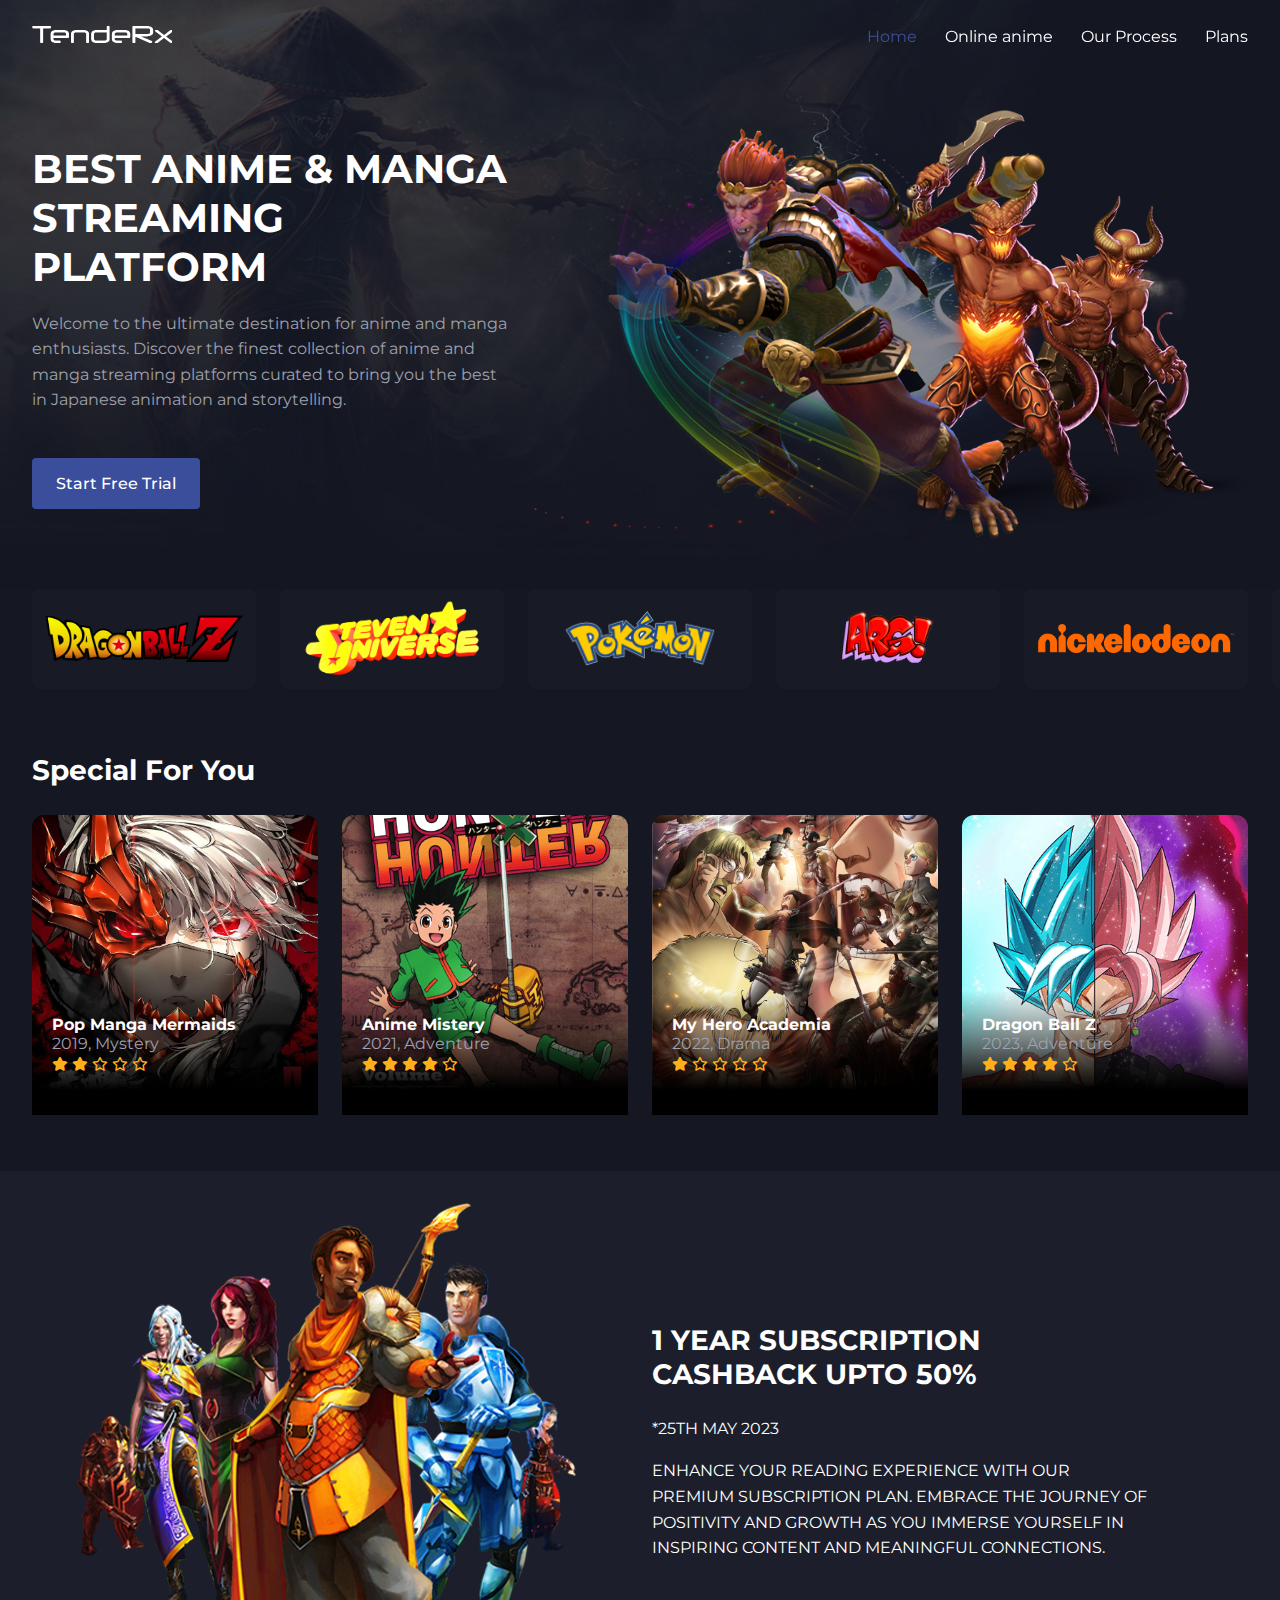
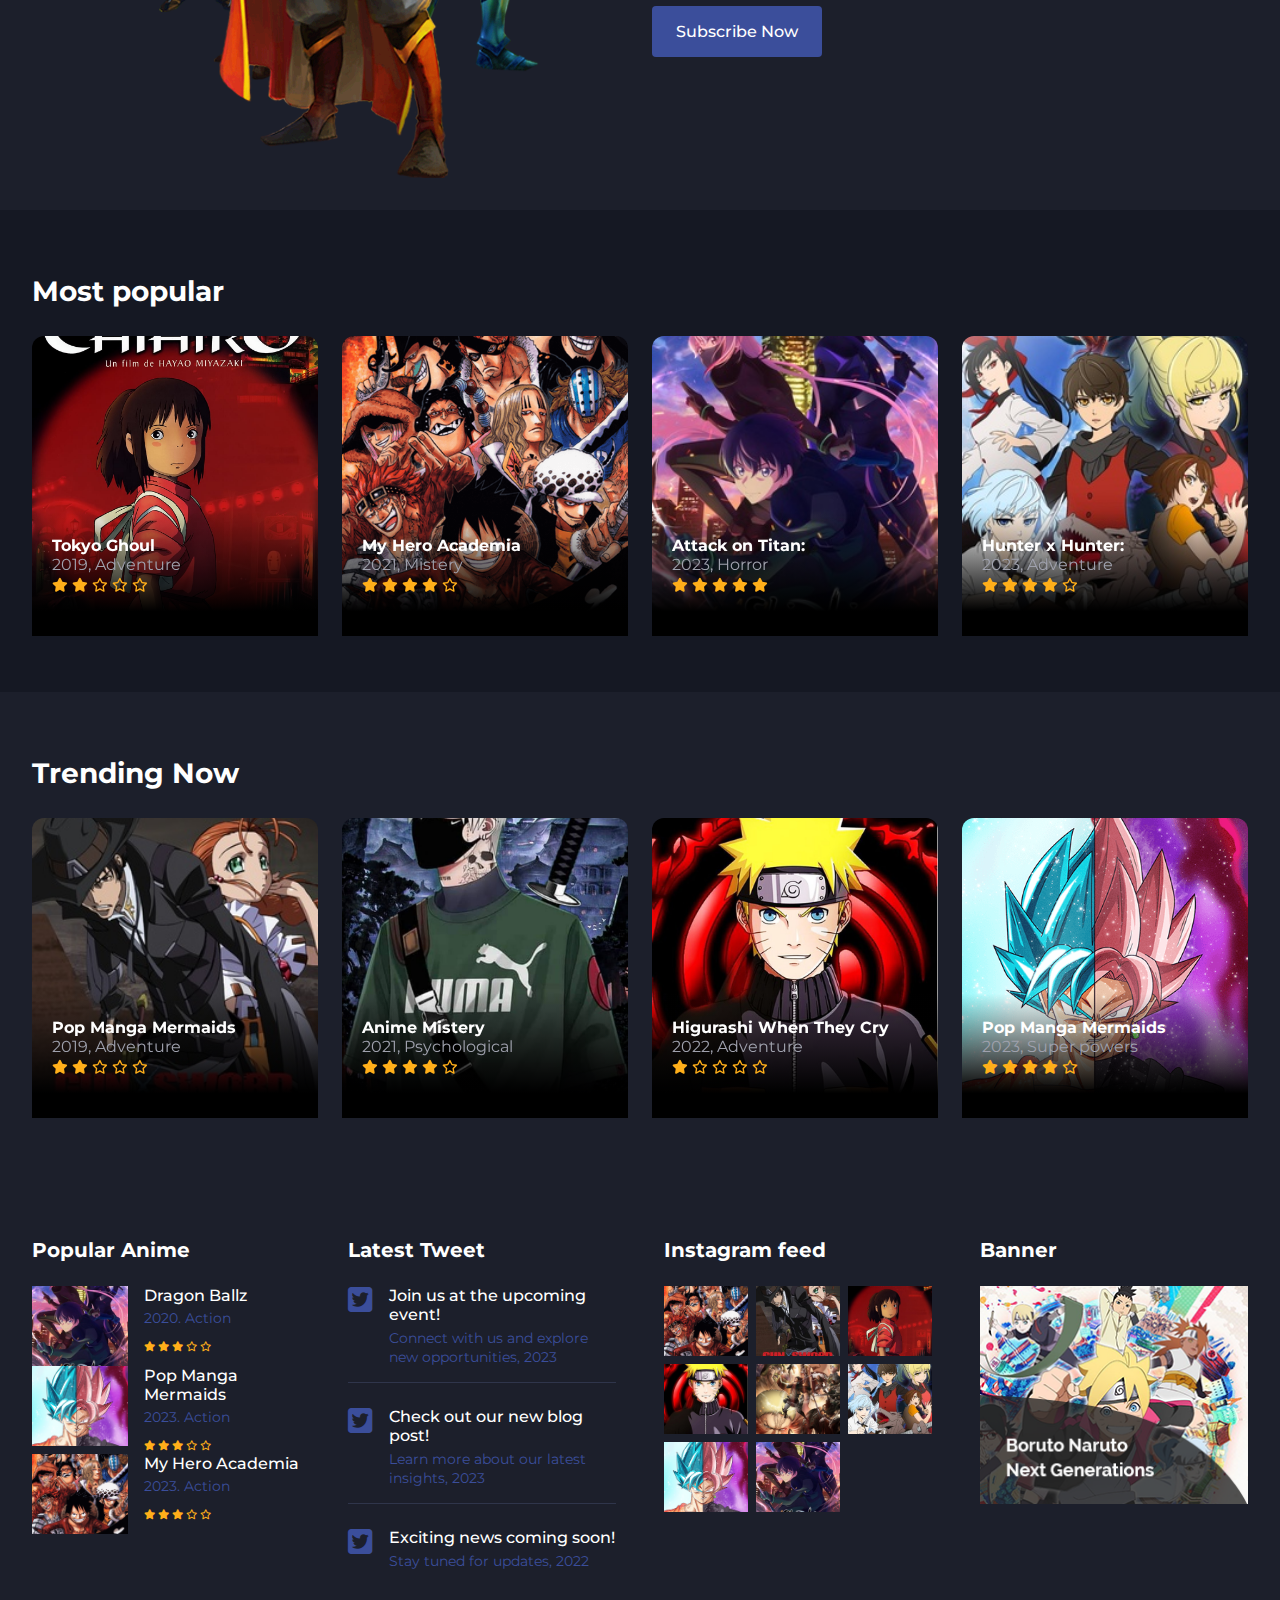
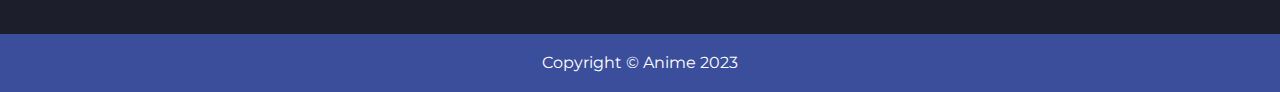
<file: index.html>
<!DOCTYPE html>
<html lang="en">
  <head>
    <meta charset="UTF-8" />

    <meta name="viewport" content="width=device-width, initial-scale=1.0" />

    <!--=============== FONT AWESOME ===============-->
    <link
      rel="stylesheet"
      href="https://cdnjs.cloudflare.com/ajax/libs/font-awesome/6.4.0/css/all.min.css"
    />

    <!--=============== SWIPER CSS ===============-->
    <link
      rel="stylesheet"
      href="https://cdn.jsdelivr.net/npm/swiper@10/swiper-bundle.min.css"
    />
    <!--=============== AOS ===============-->

    <!-- <link rel="stylesheet" href="https://cdn.jsdelivr.net/npm/aos@2.3.4/dist/aos.css">  -->


    <!--=============== CSS ===============-->
    <link rel="stylesheet" href="assets/css/styles.css" />

    <title>Responsive anime website</title>
  </head>
  <body>
    <!--==================== HEADER ====================-->
    <header class="header " id="header">
      <nav class="nav container">
        <a href="index.html" class="nav__logo">
          <img src="assets/img/logo.png" alt="" class="nav__logo-img">
        </a>
        <div class="nav__menu" id="nav-menu">
          <ul class="nav__list">
            <li class="nav__item">
              <a href="#Home" class="nav__link active-link">Home</a>
            </li>

            <li class="nav__item">
              <a href="online.html" class="nav__link ">Online anime</a>
            </li>

            <li class="nav__item">
              <a href="#Subscribe" class="nav__link">Our Process</a>
            </li>

            <li class="nav__item">
              <a href="plans.html" class="nav__link">Plans</a>
            </li>
          </ul>
          <div class="nav__close" id="nav-close">
            <i class="fa-solid fa-circle-xmark"></i>
          </div>
        </div>

        <div class="nav__toggle" id="nav-toggle">
          <i class="fa-solid fa-bars"></i>
        </div>
      </nav>

    </header>

    <!--==================== MAIN ====================-->
    <main class="main">
      <!--==================== HOME ====================-->
      <section class="home" id="Home">
        <div class="home__container container grid">
          <div class="home__content" data-aos="fade-right">
            <h1 class="home__title" >BEST ANIME & MANGA STREAMING PLATFORM</h1>
            <p class="home__description">Welcome to the ultimate destination for anime and manga enthusiasts. Discover the finest collection of anime and manga streaming platforms curated to bring you the best in Japanese animation and storytelling. </p>
            <a href="#" class="btn"> Start Free Trial</a>
          </div>
          <img src="assets/img/home.png" alt="" class="home__png" data-aos="fade-left">
        </div>
      </section>

      <!--==================== BRAND ====================-->
      <section class="brand">
        <div class="swiper brand-swiper container" data-aos="fade-up">
          <div class="swiper-wrapper">
            <div class="brand__item swiper-slide">
              <img src="assets/img/logo-1.png" alt="" class="brand__logo">
            </div>
  
            <div class="brand__item swiper-slide">
              <img src="assets/img/logo-2.png" alt="" class="brand__logo">
            </div>
            <div class="brand__item swiper-slide">
              <img src="assets/img/logo-3.png" alt="" class="brand__logo">
            </div>
            <div class="brand__item swiper-slide">
              <img src="assets/img/logo-4.png" alt="" class="brand__logo">
            </div>
            <div class="brand__item swiper-slide">
              <img src="assets/img/logo-5.png" alt="" class="brand__logo">
            </div>
            <div class="brand__item swiper-slide">
              <img src="assets/img/logo-6.webp" alt="" class="brand__logo">
            </div>
            
          </div>
        

        </div>
      </section>
      

      <!--==================== SPECIAL ANIME ====================-->
      <section class="special__anime container section">
        <h2 class="section__title" data-aos="fade-up" > Special For You</h2>
        <div class="swiper anime-swiper" data-aos="fade-up">
          <div class="swiper-wrapper">
            <div class="anime__item swiper-slide">
              <img src="assets/img/anime-1.jpg" alt="" class="anime__img" >
              <div class="anime__data">
                <h3 class="anime__title">Pop Manga Mermaids</h3>
                <span class="anime__details">2019, Mystery</span>
                <p class="anime__rating">
                  <i class="fa-solid fa-star"></i>
                  <i class="fa-solid fa-star"></i>
                  <i class="fa-regular fa-star"></i>
                  <i class="fa-regular fa-star"></i>
                  <i class="fa-regular fa-star"></i>
                </p>
              </div>
            </div>

            <div class="anime__item swiper-slide" data-aos="fade-up">
              <img src="assets/img/anime-2.png" alt="" class="anime__img">
              <div class="anime__data">
                <h3 class="anime__title">Anime Mistery</h3>
                <span class="anime__details">2021, Adventure</span>
                <p class="anime__rating">
                  <i class="fa-solid fa-star"></i>
                  <i class="fa-solid fa-star"></i>
                  <i class="fa-solid fa-star"></i>
                  <i class="fa-solid fa-star"></i>
                  <i class="fa-regular fa-star"></i>
                </p>
              </div>
            </div>

            <div class="anime__item swiper-slide">
              <img src="assets/img/anime-3.jpg" alt="" class="anime__img">
              <div class="anime__data">
                <h3 class="anime__title">My Hero Academia</h3>
                <span class="anime__details">2022, Drama</span>
                <p class="anime__rating">
                  <i class="fa-solid fa-star"></i>
                  <i class="fa-regular fa-star"></i>
                  <i class="fa-regular fa-star"></i>
                  <i class="fa-regular fa-star"></i>
                  <i class="fa-regular fa-star"></i>
                </p>
              </div>
            </div>

            <div class="anime__item swiper-slide">
              <img src="assets/img/anime-4.png" alt="" class="anime__img">
              <div class="anime__data">
                <h3 class="anime__title">Dragon Ball Z</h3>
                <span class="anime__details">2023, Adventure</span>
                <p class="anime__rating">
                  <i class="fa-solid fa-star"></i>
                  <i class="fa-solid fa-star"></i>
                  <i class="fa-solid fa-star"></i>
                  <i class="fa-solid fa-star"></i>
                  <i class="fa-regular fa-star"></i>
                </p>
              </div>
            </div>

            <div class="anime__item swiper-slide">
              <img src="assets/img/anime-5.jpg" alt="" class="anime__img">
              <div class="anime__data">
                <h3 class="anime__title">Hunter x Hunter</h3>
                <span class="anime__details">2022, Adventure</span>
                <p class="anime__rating">
                  <i class="fa-solid fa-star"></i>
                  <i class="fa-solid fa-star"></i>
                  <i class="fa-regular fa-star"></i>
                  <i class="fa-regular fa-star"></i>
                  <i class="fa-regular fa-star"></i>
                </p>
              </div>
            </div>

            <div class="anime__item swiper-slide">
              <img src="assets/img/anime-6.jpeg" alt="" class="anime__img">
              <div class="anime__data">
                <h3 class="anime__title">Tokyo Ghoul</h3>
                <span class="anime__details">2023, Horror</span>
                <p class="anime__rating">
                  <i class="fa-solid fa-star"></i>
                  <i class="fa-solid fa-star"></i>
                  <i class="fa-regular fa-star"></i>
                  <i class="fa-regular fa-star"></i>
                  <i class="fa-regular fa-star"></i>
                </p>
              </div>
            </div>

          </div>
       

        </div>
        
      </section>

      <!--==================== SUBSCRIPTION ====================-->
      <section class="subscription" id="Subscribe">
        <div class="subscription__container container grid" data-aos="fade-up">
          <img src="assets/img/subscription.png" alt="" class="subscription__img">

          <div class="subscription__content">
            <h2 class="section__title">1 YEAR SUBSCRIPTION <br> CASHBACK UPTO 50% </h2>
            <span class="subscription__date">*25TH MAY 2023 
              <p class="subscription__description">Enhance your reading experience with our premium subscription plan. Embrace the journey of positivity and growth as you immerse yourself in inspiring content and meaningful connections.</p> 
            </span>
            <a href="plans.html" class="btn"> Subscribe Now</a>

          </div>
         
         
        </div>
      </section>

      <!--==================== POPULAR ANIME ====================-->
      <section class="popular__anime container section">
        <h2 class="section__title" data-aos="fade-up"> Most popular</h2>
        <div class="swiper anime-swiper1" >
          <div class="swiper-wrapper" data-aos="fade-up">
            <div class="anime__item swiper-slide">
              <img src="assets/img/anime-7.jpg" alt="" class="anime__img">
              <div class="anime__data">
                <h3 class="anime__title">Tokyo Ghoul</h3>
                <span class="anime__details">2019, Adventure</span>
                <p class="anime__rating">
                  <i class="fa-solid fa-star"></i>
                  <i class="fa-solid fa-star"></i>
                  <i class="fa-regular fa-star"></i>
                  <i class="fa-regular fa-star"></i>
                  <i class="fa-regular fa-star"></i>
                </p>
              </div>
            </div>

            <div class="anime__item swiper-slide">
              <img src="assets/img/anime-8.png" alt="" class="anime__img">
              <div class="anime__data">
                <h3 class="anime__title">My Hero Academia</h3>
                <span class="anime__details">2021, Mistery<span>
                <p class="anime__rating">
                  <i class="fa-solid fa-star"></i>
                  <i class="fa-solid fa-star"></i>
                  <i class="fa-solid fa-star"></i>
                  <i class="fa-solid fa-star"></i>
                  <i class="fa-regular fa-star"></i>
                </p>
              </div>
            </div>

            <div class="anime__item swiper-slide">
              <img src="assets/img/anime-9.jpeg" alt="" class="anime__img">
              <div class="anime__data">
                <h3 class="anime__title">Attack on Titan:</h3>
                <span class="anime__details">2023, Horror</span>
                <p class="anime__rating">
                  <i class="fa-solid fa-star"></i>
                  <i class="fa-solid fa-star"></i>
                  <i class="fa-solid fa-star"></i>
                  <i class="fa-solid fa-star"></i>
                  <i class="fa-solid fa-star"></i>
                </p>
              </div>
            </div>

            <div class="anime__item swiper-slide">
              <img src="assets/img/anime-10.jpeg" alt="" class="anime__img">
              <div class="anime__data">
                <h3 class="anime__title">Hunter x Hunter:</h3>
                <span class="anime__details">2023, Adventure</span>
                <p class="anime__rating">
                  <i class="fa-solid fa-star"></i>
                  <i class="fa-solid fa-star"></i>
                  <i class="fa-solid fa-star"></i>
                  <i class="fa-solid fa-star"></i>
                  <i class="fa-regular fa-star"></i>
                </p>
              </div>
            </div>

            <div class="anime__item swiper-slide">
              <img src="assets/img/anime-1.jpg" alt="" class="anime__img">
              <div class="anime__data">
                <h3 class="anime__title">Pop Manga Mermaids</h3>
                <span class="anime__details">2023, Adventure</span>
                <p class="anime__rating">
                  <i class="fa-solid fa-star"></i>
                  <i class="fa-solid fa-star"></i>
                  <i class="fa-regular fa-star"></i>
                  <i class="fa-regular fa-star"></i>
                  <i class="fa-regular fa-star"></i>
                </p>
              </div>
            </div>

            <div class="anime__item swiper-slide">
              <img src="assets/img/anime-12.jpg" alt="" class="anime__img">
              <div class="anime__data">
                <h3 class="anime__title">Higurashi When They Cryn</h3>
                <span class="anime__details">2023, Horror</span>
                <p class="anime__rating">
                  <i class="fa-solid fa-star"></i>
                  <i class="fa-solid fa-star"></i>
                  <i class="fa-regular fa-star"></i>
                  <i class="fa-regular fa-star"></i>
                  <i class="fa-regular fa-star"></i>
                </p>
              </div>
            </div>

          </div>
       

        </div>
      </section>

      <!--==================== TRENDING ANIME ====================-->
      <section class="trending__anime section">
        <div class="anime-wrapper container">
          <h2 class="section__title" data-aos="fade-up"> Trending Now</h2>
          <div class="swiper anime-swiper" data-aos="fade-up">
            <div class="swiper-wrapper">
              <div class="anime__item swiper-slide">
                <img src="assets/img/anime-6.jpeg" alt="" class="anime__img">
                <div class="anime__data">
                  <h3 class="anime__title">Pop Manga Mermaids</h3>
                  <span class="anime__details">2019, Adventure</span>
                  <p class="anime__rating">
                    <i class="fa-solid fa-star"></i>
                    <i class="fa-solid fa-star"></i>
                    <i class="fa-regular fa-star"></i>
                    <i class="fa-regular fa-star"></i>
                    <i class="fa-regular fa-star"></i>
                  </p>
                </div>
              </div>
  
              <div class="anime__item swiper-slide">
                <img src="assets/img/anime-13.jpg" alt="" class="anime__img">
                <div class="anime__data">
                  <h3 class="anime__title">Anime Mistery</h3>
                  <span class="anime__details">2021, Psychological</span>
                  <p class="anime__rating">
                    <i class="fa-solid fa-star"></i>
                    <i class="fa-solid fa-star"></i>
                    <i class="fa-solid fa-star"></i>
                    <i class="fa-solid fa-star"></i>
                    <i class="fa-regular fa-star"></i>
                  </p>
                </div>
              </div>
  
              <div class="anime__item swiper-slide">
                <img src="assets/img/anime-12.jpg" alt="" class="anime__img">
                <div class="anime__data">
                  <h3 class="anime__title">Higurashi When They Cry</h3>
                  <span class="anime__details">2022, Adventure</span>
                  <p class="anime__rating">
                    <i class="fa-solid fa-star"></i>
                    <i class="fa-regular fa-star"></i>
                    <i class="fa-regular fa-star"></i>
                    <i class="fa-regular fa-star"></i>
                    <i class="fa-regular fa-star"></i>
                  </p>
                </div>
              </div>
  
              <div class="anime__item swiper-slide">
                <img src="assets/img/anime-4.png" alt="" class="anime__img">
                <div class="anime__data">
                  <h3 class="anime__title">Pop Manga Mermaids</h3>
                  <span class="anime__details">2023, Super powers</span>
                  <p class="anime__rating">
                    <i class="fa-solid fa-star"></i>
                    <i class="fa-solid fa-star"></i>
                    <i class="fa-solid fa-star"></i>
                    <i class="fa-solid fa-star"></i>
                    <i class="fa-regular fa-star"></i>
                  </p>
                </div>
              </div>
  
              <div class="anime__item swiper-slide">
                <img src="assets/img/anime-11.jpeg" alt="" class="anime__img">
                <div class="anime__data">
                  <h3 class="anime__title">Dragon Ballz</h3>
                  <span class="anime__details">2023, Adventure</span>
                  <p class="anime__rating">
                    <i class="fa-solid fa-star"></i>
                    <i class="fa-solid fa-star"></i>
                    <i class="fa-regular fa-star"></i>
                    <i class="fa-regular fa-star"></i>
                    <i class="fa-regular fa-star"></i>
                  </p>
                </div>
              </div>
  
              <div class="anime__item swiper-slide">
                <img src="assets/img/anime-10.jpeg" alt="" class="anime__img">
                <div class="anime__data">
                  <h3 class="anime__title">My Hero Academia</h3>
                  <span class="anime__details">2023, Horror</span>
                  <p class="anime__rating">
                    <i class="fa-solid fa-star"></i>
                    <i class="fa-solid fa-star"></i>
                    <i class="fa-regular fa-star"></i>
                    <i class="fa-regular fa-star"></i>
                    <i class="fa-regular fa-star"></i>
                  </p>
                </div>
              </div>
  
            </div>
          </div>
      
        </div>
      </section>
    </main>

    <!--==================== FOOTER ====================-->
    <footer class="footer">
      <div class="footer__container container grid">
        <div class="footer__content" data-aos="fade-up">
          <h3 class="footer__title" data-aos="fade-up">Popular Anime</h3>
          <div class="footer__anime">
            <div class="footer__anime-item">
              <img src="assets/img/anime-9.jpeg" alt="" >
              <div class="item__data">
                <h4 class="item__title"> Dragon Ballz</h4>
                <span class="item__details"> 2020. Action</span>
                <p class="item__rating">
                  <i class="fa-solid fa-star"></i>
                  <i class="fa-solid fa-star"></i>
                  <i class="fa-solid fa-star"></i>
                  <i class="fa-regular fa-star"></i>
                  <i class="fa-regular fa-star"></i>

                </p>
              </div>


            </div>
          </div>

          <div class="footer__anime">
            <div class="footer__anime-item">
              <img src="assets/img/anime-4.png" alt="" >
              <div class="item__data">
                <h4 class="item__title"> Pop Manga Mermaids</h4>
                <span class="item__details"> 2023. Action</span>
                <p class="item__rating">
                  <i class="fa-solid fa-star"></i>
                  <i class="fa-solid fa-star"></i>
                  <i class="fa-solid fa-star"></i>
                  <i class="fa-regular fa-star"></i>
                  <i class="fa-regular fa-star"></i>

                </p>
              </div>


            </div>
          </div>

          <div class="footer__anime-item">
            <img src="assets/img/anime-8.png" alt="" >
            <div class="item__data">
              <h4 class="item__title"> My Hero Academia</h4>
              <span class="item__details"> 2023. Action</span>
              <p class="item__rating">
                <i class="fa-solid fa-star"></i>
                <i class="fa-solid fa-star"></i>
                <i class="fa-solid fa-star"></i>
                <i class="fa-regular fa-star"></i>
                <i class="fa-regular fa-star"></i>

              </p>
            </div>


          </div>
        </div>

        <div class="footer__content"  >
          <h3 class="footer__title" data-aos="fade-up">Latest Tweet</h3>
          <div class="footer__tweet" data-aos="fade-up">
            <div class="tweet__item">
              <i class="fa-brands fa-square-twitter tweet__icon"></i>
              <div class="tweet__data">
                <h4 class="tweet__title">Join us at the upcoming event!</h4>
                <span class="tweet__details">Connect with us and explore new opportunities, 2023</span>
              </div>
            </div>

            <div class="tweet__item" >
              <i class="fa-brands fa-square-twitter tweet__icon"></i>
              <div class="tweet__data">
                <h4 class="tweet__title">Check out our new blog post!</h4>
                <span class="tweet__details">Learn more about our latest insights, 2023</span>
              </div>
            </div>

            <div class="tweet__item">
              <i class="fa-brands fa-square-twitter tweet__icon"></i>
              <div class="tweet__data">
                <h4 class="tweet__title">Exciting news coming soon!</h4>
                <span class="tweet__details">Stay tuned for updates, 2022</span>
              </div>
            </div>
          </div>
        </div>

        <div class="footer__content" data-aos="fade-up" >
          <h3 class="footer__title">Instagram feed</h3>
          <div class="footer__instagram grid">
            <img src="assets/img/anime-8.png" data-aos="fade-up" alt="" class="feed__img" />
            <img src="assets/img/anime-6.jpeg" alt="" class="feed__img" />
            <img src="assets/img/anime-7.jpg" data-aos="fade-up" alt="" class="feed__img" />
            <img src="assets/img/anime-12.jpg" data-aos="fade-right" alt="" class="feed__img" />
            <img src="assets/img/anime-3.jpg" data-aos="fade-left" alt="" class="feed__img" />
            <img src="assets/img/anime-10.jpeg" alt="" class="feed__img" />
            <img src="assets/img/anime-4.png" alt="" class="feed__img" />
            <img src="assets/img/anime-9.jpeg"data-aos="fade-up" alt="" class="feed__img" />

          </div>
        </div>

        <div class="footer__content" data-aos="fade-left">
          <h3 class="footer__title">Banner</h3>
          <img src="assets/img/banner.png" alt="" class="banner__img" />

        </div>
      </div>
      <div class="footer__bottom">
        <p class="footer__copyright">Copyright &copy; Anime 2023</p>
      </div>
    </footer>

    <!--=============== SWIPER JS ===============-->
    <script src="https://cdn.jsdelivr.net/npm/swiper@9/swiper-bundle.min.js"></script>

    <!--=============== AOS ===============-->
    <script src="https://cdn.jsdelivr.net/npm/aos@2.3.4/dist/aos.js"></script> 



    <!--=============== MAIN JS ===============-->
    <script src="assets/js/main.js"></script>

  </body>
</html>
</file>
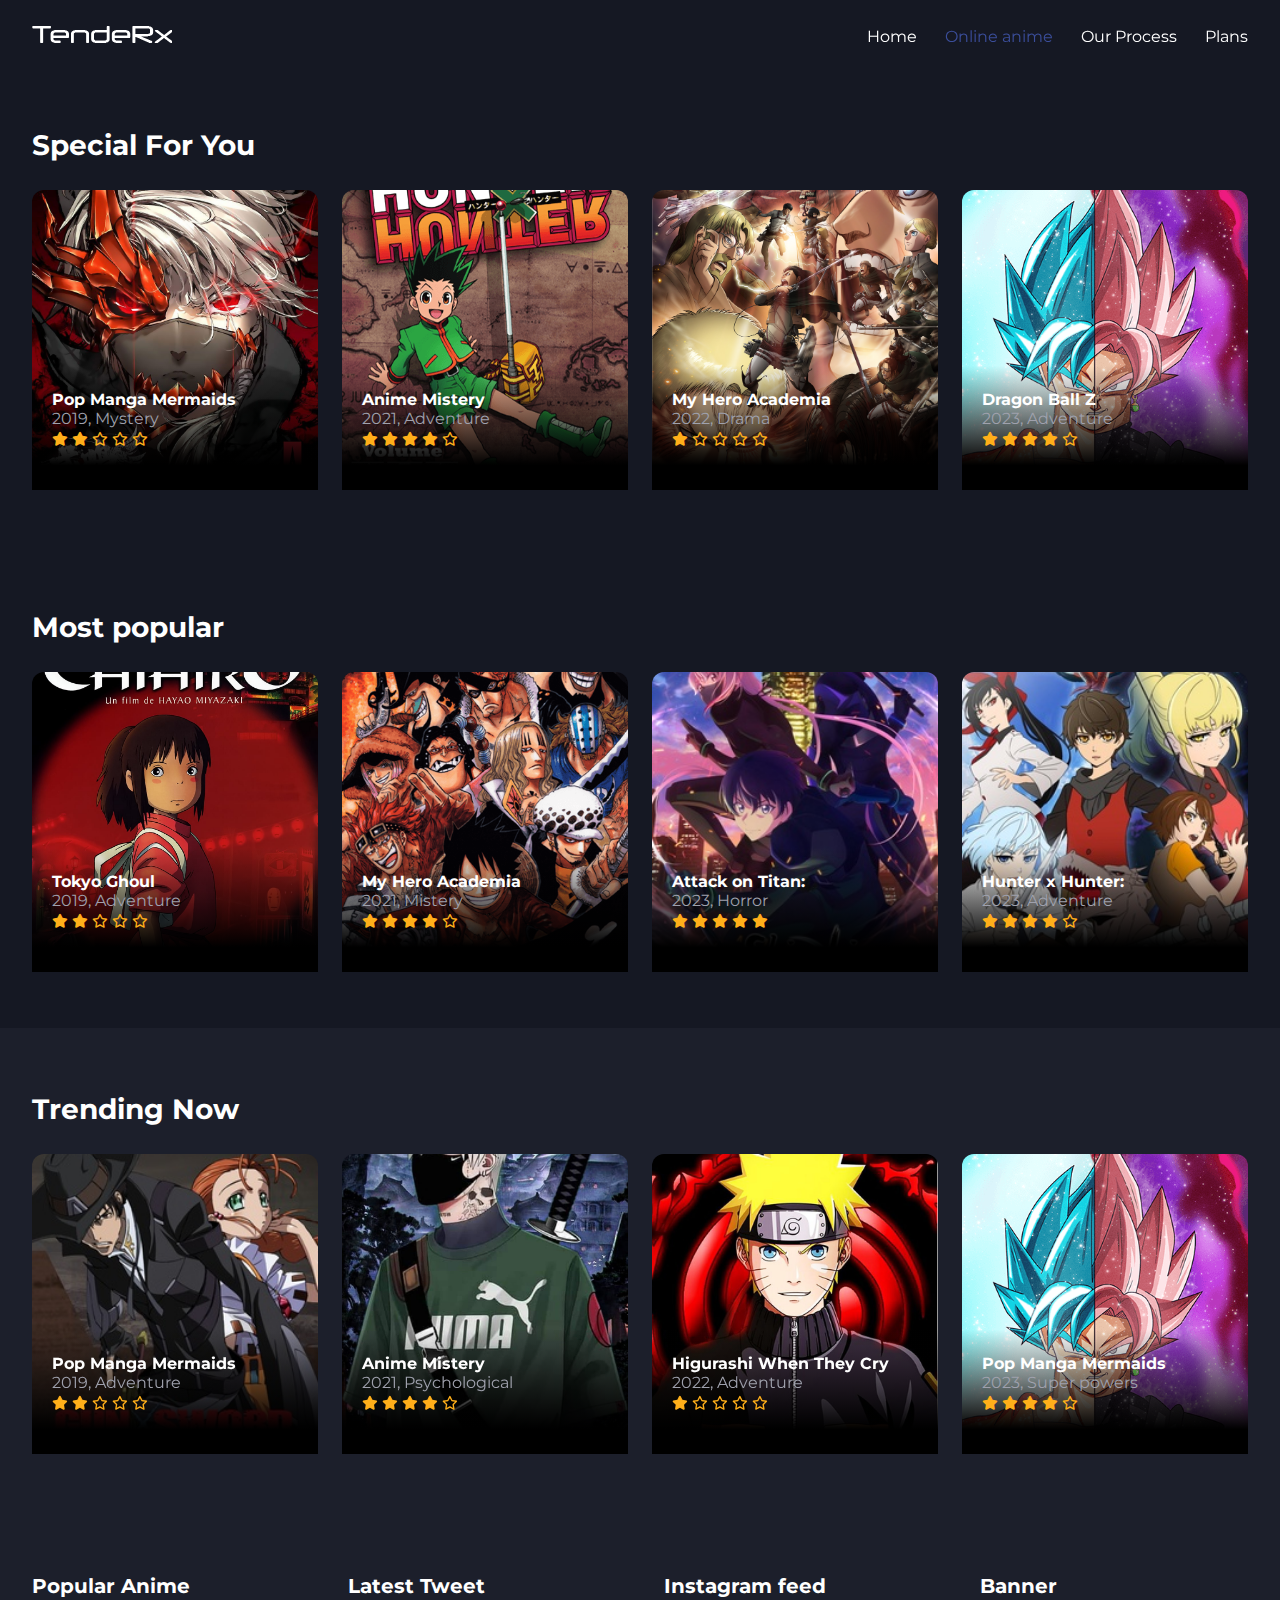
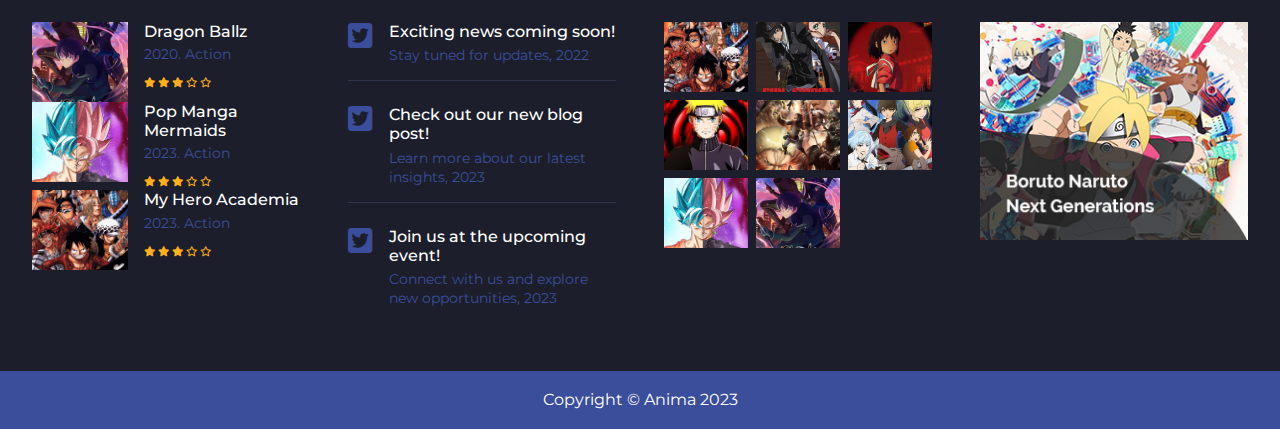
<file: online.html>
<!DOCTYPE html>
<html lang="en">
  <head>
    <meta charset="UTF-8" />
    <meta name="viewport" content="width=device-width, initial-scale=1.0" />

    <!--=============== FONT AWESOME ===============-->
    <link
      rel="stylesheet"
      href="https://cdnjs.cloudflare.com/ajax/libs/font-awesome/6.4.0/css/all.min.css"
    />

    <!--=============== SWIPER CSS ===============-->
    <link
      rel="stylesheet"
      href="https://cdn.jsdelivr.net/npm/swiper@10/swiper-bundle.min.css"
    />
    <!--=============== Animation ===============-->

    <!-- <link rel="stylesheet" href="https://cdn.jsdelivr.net/npm/aos@2.3.4/dist/aos.css"> -->


    <!--=============== CSS ===============-->
    <link rel="stylesheet" href="assets/css/styles.css" />
    <link rel="stylesheet" href="assets/css/style.css" />


    <title>Responsive anime website</title>
  </head>
  <body>
    <!--==================== HEADER ====================-->
    <header class="header " id="header">
        <nav class="nav container">
          <a href="index.html" class="nav__logo">
            <img src="assets/img/logo.png" alt="" class="nav__logo-img">
          </a>
          <div class="nav__menu show-menu" id="nav-menu">
            <ul class="nav__list">
              <li class="nav__item">
                <a href="index.html" class="nav__link ">Home</a>
              </li>
  
              <li class="nav__item">
                <a href="online.html" class="nav__link active-link ">Online anime</a>
              </li>
  
              <li class="nav__item">
                <a href="index.html" class="nav__link">Our Process</a>
              </li>
  
              <li class="nav__item">
                <a href="plans.html" class="nav__link">Plans</a>
              </li>
            </ul>
            <div class="nav__close" id="nav-close">
              <i class="fa-solid fa-circle-xmark"></i>
            </div>
          </div>
  
          <div class="nav__toggle" id="nav-toggle">
            <i class="fa-solid fa-bars"></i>
          </div>
        </nav>
  
    </header>
    <!--==================== MAIN ====================-->
    <main class="main">

     


      <!--==================== SPECIAL ANIME ====================-->
      <section class="special__anime container section">
        <h2 class="section__title" data-aos="fade-up" > Special For You</h2>
        <div class="swiper anime-swiper" data-aos="fade-up">
          <div class="swiper-wrapper">
            <div class="anime__item swiper-slide">
              <img src="assets/img/anime-1.jpg" alt="" class="anime__img" >
              <div class="anime__data">
                <h3 class="anime__title">Pop Manga Mermaids</h3>
                <span class="anime__details">2019, Mystery</span>
                <p class="anime__rating">
                  <i class="fa-solid fa-star"></i>
                  <i class="fa-solid fa-star"></i>
                  <i class="fa-regular fa-star"></i>
                  <i class="fa-regular fa-star"></i>
                  <i class="fa-regular fa-star"></i>
                </p>
              </div>
            </div>

            <div class="anime__item swiper-slide" data-aos="fade-up">
              <img src="assets/img/anime-2.png" alt="" class="anime__img">
              <div class="anime__data">
                <h3 class="anime__title">Anime Mistery</h3>
                <span class="anime__details">2021, Adventure</span>
                <p class="anime__rating">
                  <i class="fa-solid fa-star"></i>
                  <i class="fa-solid fa-star"></i>
                  <i class="fa-solid fa-star"></i>
                  <i class="fa-solid fa-star"></i>
                  <i class="fa-regular fa-star"></i>
                </p>
              </div>
            </div>

            <div class="anime__item swiper-slide">
              <img src="assets/img/anime-3.jpg" alt="" class="anime__img">
              <div class="anime__data">
                <h3 class="anime__title">My Hero Academia</h3>
                <span class="anime__details">2022, Drama</span>
                <p class="anime__rating">
                  <i class="fa-solid fa-star"></i>
                  <i class="fa-regular fa-star"></i>
                  <i class="fa-regular fa-star"></i>
                  <i class="fa-regular fa-star"></i>
                  <i class="fa-regular fa-star"></i>
                </p>
              </div>
            </div>

            <div class="anime__item swiper-slide">
              <img src="assets/img/anime-4.png" alt="" class="anime__img">
              <div class="anime__data">
                <h3 class="anime__title">Dragon Ball Z</h3>
                <span class="anime__details">2023, Adventure</span>
                <p class="anime__rating">
                  <i class="fa-solid fa-star"></i>
                  <i class="fa-solid fa-star"></i>
                  <i class="fa-solid fa-star"></i>
                  <i class="fa-solid fa-star"></i>
                  <i class="fa-regular fa-star"></i>
                </p>
              </div>
            </div>

            <div class="anime__item swiper-slide">
              <img src="assets/img/anime-5.jpg" alt="" class="anime__img">
              <div class="anime__data">
                <h3 class="anime__title">Hunter x Hunter</h3>
                <span class="anime__details">2022, Adventure</span>
                <p class="anime__rating">
                  <i class="fa-solid fa-star"></i>
                  <i class="fa-solid fa-star"></i>
                  <i class="fa-regular fa-star"></i>
                  <i class="fa-regular fa-star"></i>
                  <i class="fa-regular fa-star"></i>
                </p>
              </div>
            </div>

            <div class="anime__item swiper-slide">
              <img src="assets/img/anime-6.jpeg" alt="" class="anime__img">
              <div class="anime__data">
                <h3 class="anime__title">Tokyo Ghoul</h3>
                <span class="anime__details">2023, Horror</span>
                <p class="anime__rating">
                  <i class="fa-solid fa-star"></i>
                  <i class="fa-solid fa-star"></i>
                  <i class="fa-regular fa-star"></i>
                  <i class="fa-regular fa-star"></i>
                  <i class="fa-regular fa-star"></i>
                </p>
              </div>
            </div>

          </div>
       

        </div>
        
      </section>



      <!--==================== POPULAR ANIME ====================-->
      <section class="popular__anime container section">
        <h2 class="section__title" data-aos="fade-up"> Most popular</h2>
        <div class="swiper anime-swiper1" >
          <div class="swiper-wrapper" data-aos="fade-up">
            <div class="anime__item swiper-slide">
              <img src="assets/img/anime-7.jpg" alt="" class="anime__img">
              <div class="anime__data">
                <h3 class="anime__title">Tokyo Ghoul</h3>
                <span class="anime__details">2019, Adventure</span>
                <p class="anime__rating">
                  <i class="fa-solid fa-star"></i>
                  <i class="fa-solid fa-star"></i>
                  <i class="fa-regular fa-star"></i>
                  <i class="fa-regular fa-star"></i>
                  <i class="fa-regular fa-star"></i>
                </p>
              </div>
            </div>

            <div class="anime__item swiper-slide">
              <img src="assets/img/anime-8.png" alt="" class="anime__img">
              <div class="anime__data">
                <h3 class="anime__title">My Hero Academia</h3>
                <span class="anime__details">2021, Mistery<span>
                <p class="anime__rating">
                  <i class="fa-solid fa-star"></i>
                  <i class="fa-solid fa-star"></i>
                  <i class="fa-solid fa-star"></i>
                  <i class="fa-solid fa-star"></i>
                  <i class="fa-regular fa-star"></i>
                </p>
              </div>
            </div>

            <div class="anime__item swiper-slide">
              <img src="assets/img/anime-9.jpeg" alt="" class="anime__img">
              <div class="anime__data">
                <h3 class="anime__title">Attack on Titan:</h3>
                <span class="anime__details">2023, Horror</span>
                <p class="anime__rating">
                  <i class="fa-solid fa-star"></i>
                  <i class="fa-solid fa-star"></i>
                  <i class="fa-solid fa-star"></i>
                  <i class="fa-solid fa-star"></i>
                  <i class="fa-solid fa-star"></i>
                </p>
              </div>
            </div>

            <div class="anime__item swiper-slide">
              <img src="assets/img/anime-10.jpeg" alt="" class="anime__img">
              <div class="anime__data">
                <h3 class="anime__title">Hunter x Hunter:</h3>
                <span class="anime__details">2023, Adventure</span>
                <p class="anime__rating">
                  <i class="fa-solid fa-star"></i>
                  <i class="fa-solid fa-star"></i>
                  <i class="fa-solid fa-star"></i>
                  <i class="fa-solid fa-star"></i>
                  <i class="fa-regular fa-star"></i>
                </p>
              </div>
            </div>

            <div class="anime__item swiper-slide">
              <img src="assets/img/anime-1.jpg" alt="" class="anime__img">
              <div class="anime__data">
                <h3 class="anime__title">Pop Manga Mermaids</h3>
                <span class="anime__details">2023, Adventure</span>
                <p class="anime__rating">
                  <i class="fa-solid fa-star"></i>
                  <i class="fa-solid fa-star"></i>
                  <i class="fa-regular fa-star"></i>
                  <i class="fa-regular fa-star"></i>
                  <i class="fa-regular fa-star"></i>
                </p>
              </div>
            </div>

            <div class="anime__item swiper-slide">
              <img src="assets/img/anime-12.jpg" alt="" class="anime__img">
              <div class="anime__data">
                <h3 class="anime__title">Higurashi When They Cryn</h3>
                <span class="anime__details">2023, Horror</span>
                <p class="anime__rating">
                  <i class="fa-solid fa-star"></i>
                  <i class="fa-solid fa-star"></i>
                  <i class="fa-regular fa-star"></i>
                  <i class="fa-regular fa-star"></i>
                  <i class="fa-regular fa-star"></i>
                </p>
              </div>
            </div>

          </div>
       

        </div>
      </section>

      <!--==================== TRENDING ANIME ====================-->
      <section class="trending__anime section">
        <div class="anime-wrapper container">
          <h2 class="section__title" data-aos="fade-up"> Trending Now</h2>
          <div class="swiper anime-swiper" data-aos="fade-up">
            <div class="swiper-wrapper">
              <div class="anime__item swiper-slide">
                <img src="assets/img/anime-6.jpeg" alt="" class="anime__img">
                <div class="anime__data">
                  <h3 class="anime__title">Pop Manga Mermaids</h3>
                  <span class="anime__details">2019, Adventure</span>
                  <p class="anime__rating">
                    <i class="fa-solid fa-star"></i>
                    <i class="fa-solid fa-star"></i>
                    <i class="fa-regular fa-star"></i>
                    <i class="fa-regular fa-star"></i>
                    <i class="fa-regular fa-star"></i>
                  </p>
                </div>
              </div>
  
              <div class="anime__item swiper-slide">
                <img src="assets/img/anime-13.jpg" alt="" class="anime__img">
                <div class="anime__data">
                  <h3 class="anime__title">Anime Mistery</h3>
                  <span class="anime__details">2021, Psychological</span>
                  <p class="anime__rating">
                    <i class="fa-solid fa-star"></i>
                    <i class="fa-solid fa-star"></i>
                    <i class="fa-solid fa-star"></i>
                    <i class="fa-solid fa-star"></i>
                    <i class="fa-regular fa-star"></i>
                  </p>
                </div>
              </div>
  
              <div class="anime__item swiper-slide">
                <img src="assets/img/anime-12.jpg" alt="" class="anime__img">
                <div class="anime__data">
                  <h3 class="anime__title">Higurashi When They Cry</h3>
                  <span class="anime__details">2022, Adventure</span>
                  <p class="anime__rating">
                    <i class="fa-solid fa-star"></i>
                    <i class="fa-regular fa-star"></i>
                    <i class="fa-regular fa-star"></i>
                    <i class="fa-regular fa-star"></i>
                    <i class="fa-regular fa-star"></i>
                  </p>
                </div>
              </div>
  
              <div class="anime__item swiper-slide">
                <img src="assets/img/anime-4.png" alt="" class="anime__img">
                <div class="anime__data">
                  <h3 class="anime__title">Pop Manga Mermaids</h3>
                  <span class="anime__details">2023, Super powers</span>
                  <p class="anime__rating">
                    <i class="fa-solid fa-star"></i>
                    <i class="fa-solid fa-star"></i>
                    <i class="fa-solid fa-star"></i>
                    <i class="fa-solid fa-star"></i>
                    <i class="fa-regular fa-star"></i>
                  </p>
                </div>
              </div>
  
              <div class="anime__item swiper-slide">
                <img src="assets/img/anime-11.jpeg" alt="" class="anime__img">
                <div class="anime__data">
                  <h3 class="anime__title">Dragon Ballz</h3>
                  <span class="anime__details">2023, Adventure</span>
                  <p class="anime__rating">
                    <i class="fa-solid fa-star"></i>
                    <i class="fa-solid fa-star"></i>
                    <i class="fa-regular fa-star"></i>
                    <i class="fa-regular fa-star"></i>
                    <i class="fa-regular fa-star"></i>
                  </p>
                </div>
              </div>
  
              <div class="anime__item swiper-slide">
                <img src="assets/img/anime-10.jpeg" alt="" class="anime__img">
                <div class="anime__data">
                  <h3 class="anime__title">My Hero Academia</h3>
                  <span class="anime__details">2023, Horror</span>
                  <p class="anime__rating">
                    <i class="fa-solid fa-star"></i>
                    <i class="fa-solid fa-star"></i>
                    <i class="fa-regular fa-star"></i>
                    <i class="fa-regular fa-star"></i>
                    <i class="fa-regular fa-star"></i>
                  </p>
                </div>
              </div>
  
            </div>
          </div>
      
        </div>
      </section>
    </main>

    <!--==================== FOOTER ====================-->
    <footer class="footer">
      <div class="footer__container container grid">
        <div class="footer__content" data-aos="fade-up">
          <h3 class="footer__title" data-aos="fade-up">Popular Anime</h3>
          <div class="footer__anime">
            <div class="footer__anime-item">
              <img src="assets/img/anime-9.jpeg" alt="" >
              <div class="item__data">
                <h4 class="item__title"> Dragon Ballz</h4>
                <span class="item__details"> 2020. Action</span>
                <p class="item__rating">
                  <i class="fa-solid fa-star"></i>
                  <i class="fa-solid fa-star"></i>
                  <i class="fa-solid fa-star"></i>
                  <i class="fa-regular fa-star"></i>
                  <i class="fa-regular fa-star"></i>

                </p>
              </div>


            </div>
          </div>

          <div class="footer__anime">
            <div class="footer__anime-item">
              <img src="assets/img/anime-4.png" alt="" >
              <div class="item__data">
                <h4 class="item__title"> Pop Manga Mermaids</h4>
                <span class="item__details"> 2023. Action</span>
                <p class="item__rating">
                  <i class="fa-solid fa-star"></i>
                  <i class="fa-solid fa-star"></i>
                  <i class="fa-solid fa-star"></i>
                  <i class="fa-regular fa-star"></i>
                  <i class="fa-regular fa-star"></i>

                </p>
              </div>


            </div>
          </div>

          <div class="footer__anime-item">
            <img src="assets/img/anime-8.png" alt="" >
            <div class="item__data">
              <h4 class="item__title"> My Hero Academia</h4>
              <span class="item__details"> 2023. Action</span>
              <p class="item__rating">
                <i class="fa-solid fa-star"></i>
                <i class="fa-solid fa-star"></i>
                <i class="fa-solid fa-star"></i>
                <i class="fa-regular fa-star"></i>
                <i class="fa-regular fa-star"></i>

              </p>
            </div>


          </div>
        </div>

        <div class="footer__content">
          <h3 class="footer__title" data-aos="fade-up">Latest Tweet</h3>
          <div class="footer__tweet" data-aos="fade-up">
              <div class="tweet__item">
                  <i class="fa-brands fa-square-twitter tweet__icon"></i>
                  <div class="tweet__data">
                      <h4 class="tweet__title">Exciting news coming soon!</h4>
                      <span class="tweet__details">Stay tuned for updates, 2022</span>
                  </div>
              </div>
      
              <div class="tweet__item">
                  <i class="fa-brands fa-square-twitter tweet__icon"></i>
                  <div class="tweet__data">
                      <h4 class="tweet__title">Check out our new blog post!</h4>
                      <span class="tweet__details">Learn more about our latest insights, 2023</span>
                  </div>
              </div>
      
              <div class="tweet__item">
                  <i class="fa-brands fa-square-twitter tweet__icon"></i>
                  <div class="tweet__data">
                      <h4 class="tweet__title">Join us at the upcoming event!</h4>
                      <span class="tweet__details">Connect with us and explore new opportunities, 2023</span>
                  </div>
              </div>
          </div>
      
        </div>

        <div class="footer__content">
          <h3 class="footer__title">Instagram feed</h3>
          <div class="footer__instagram grid">
            <img src="assets/img/anime-8.png" alt="" class="feed__img" />
            <img src="assets/img/anime-6.jpeg" alt="" class="feed__img" />
            <img src="assets/img/anime-7.jpg" alt="" class="feed__img" />
            <img src="assets/img/anime-12.jpg" alt="" class="feed__img" />
            <img src="assets/img/anime-3.jpg" alt="" class="feed__img" />
            <img src="assets/img/anime-10.jpeg" alt="" class="feed__img" />
            <img src="assets/img/anime-4.png" alt="" class="feed__img" />
            <img src="assets/img/anime-9.jpeg" alt="" class="feed__img" />

          </div>
        </div>

        <div class="footer__content">
          <h3 class="footer__title">Banner</h3>
          <img src="assets/img/banner.png" alt="" class="banner__img" />

        </div>
      </div>
      <div class="footer__bottom">
        <p class="footer__copyright">Copyright &copy; Anima 2023</p>
      </div>
    </footer>

    <!--=============== SWIPER JS ===============-->
    <script src="https://cdn.jsdelivr.net/npm/swiper@9/swiper-bundle.min.js"></script>


    <!--=============== MAIN JS ===============-->
    <script src="assets/js/main.js"></script>

    <!--=============== Animation on scroll JS ===============-->
    <script src="https://cdn.jsdelivr.net/npm/aos@2.3.4/dist/aos.js"></script>

  </body>
</html>
</file>
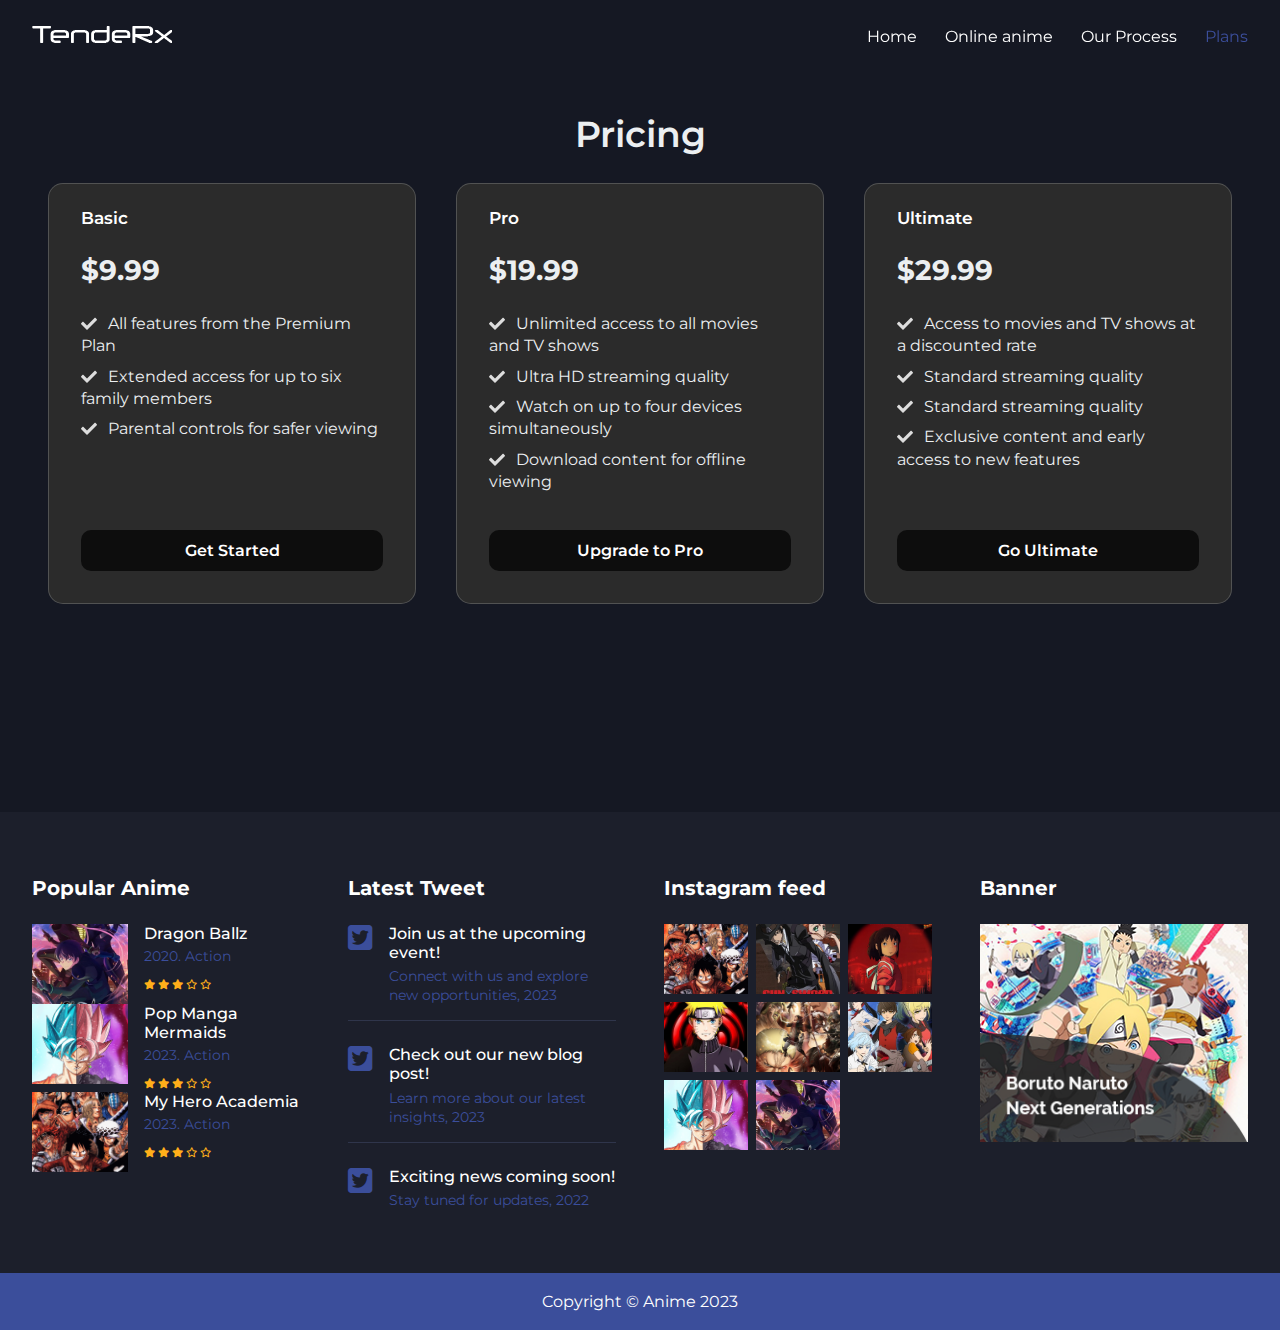
<file: plans.html>
<!DOCTYPE html>
<html lang="en">
  <head>
    <meta charset="UTF-8" />
    <meta name="viewport" content="width=device-width, initial-scale=1.0" />

    <!--=============== FONT AWESOME ===============-->
    <link
      rel="stylesheet"
      href="https://cdnjs.cloudflare.com/ajax/libs/font-awesome/6.4.0/css/all.min.css"
    />

   

    <!--=============== CSS ===============-->
    <link rel="stylesheet" href="assets/css/styles.css" />
    <link rel="stylesheet" href="assets/css/plans.css" />

    <title>Responsive anime website</title>
  </head>
  <body>
    <!--==================== HEADER ====================-->
    <header class="header " id="header">
      <nav class="nav container">
        <a href="index.html" class="nav__logo">
          <img src="assets/img/logo.png" alt="" class="nav__logo-img">
        </a>
        <div class="nav__menu show-menu" id="nav-menu">
          <ul class="nav__list">
            <li class="nav__item">
              <a href="index.html" class="nav__link ">Home</a>
            </li>

            <li class="nav__item">
              <a href="online.html" class="nav__link ">Online anime</a>
            </li>

            <li class="nav__item">
              <a href="index.html " class="nav__link">Our Process</a>
            </li>

            <li class="nav__item">
              <a href="plans.html" class="nav__link active-link">Plans</a>
            </li>
          </ul>
          <div class="nav__close" id="nav-close">
            <i class="fa-solid fa-circle-xmark"></i>
          </div>
        </div>

        <div class="nav__toggle" id="nav-toggle">
          <i class="fa-solid fa-bars"></i>
        </div>
      </nav>

    </header>

    <!--==================== MAIN ====================-->
    

    <section class="main flow">
      <h1 class="main__heading">Pricing</h1>
      <div class="main__cards cards">
        <div class="cards__inner">
          <div class="cards__card card">
            <h2 class="card__heading">Basic</h2>
            <p class="card__price">$9.99</p>
            <ul role="list" class="card__bullets flow">
              <li>All features from the Premium Plan</li>
              <li>Extended access for up to six family members</li>
              <li>Parental controls for safer viewing</li>
            </ul>
            <a href="#basic" class="card__cta cta">Get Started</a>
          </div>
    
          <div class="cards__card card">
            <h2 class="card__heading">Pro</h2>
            <p class="card__price">$19.99</p>
            <ul role="list" class="card__bullets flow">
              <li>Unlimited access to all movies and TV shows</li>
              <li>Ultra HD streaming quality</li>
              <li>Watch on up to four devices simultaneously</li>
              <li>Download content for offline viewing</li>
            </ul>
            <a href="#pro" class="card__cta cta">Upgrade to Pro</a>
          </div>
    
          <div class="cards__card card">
            <h2 class="card__heading">Ultimate</h2>
            <p class="card__price">$29.99</p>
            <ul role="list" class="card__bullets flow">
              <li>Access to movies and TV shows at a discounted rate</li>
              <li>Standard streaming quality</li>
              <li>Standard streaming quality</li>
              <li>Exclusive content and early access to new features</li>
            </ul>
            <a href="#ultimate" class="card__cta cta">Go Ultimate</a>
          </div>
        </div>
        
        <div class="overlay cards__inner"></div>
      </div>
    </section>

    <!--==================== FOOTER ====================-->
    <footer class="footer">
      <div class="footer__container container grid">
        <div class="footer__content" data-aos="fade-up">
          <h3 class="footer__title" data-aos="fade-up">Popular Anime</h3>
          <div class="footer__anime">
            <div class="footer__anime-item">
              <img src="assets/img/anime-9.jpeg" alt="" >
              <div class="item__data">
                <h4 class="item__title"> Dragon Ballz</h4>
                <span class="item__details"> 2020. Action</span>
                <p class="item__rating">
                  <i class="fa-solid fa-star"></i>
                  <i class="fa-solid fa-star"></i>
                  <i class="fa-solid fa-star"></i>
                  <i class="fa-regular fa-star"></i>
                  <i class="fa-regular fa-star"></i>

                </p>
              </div>


            </div>
          </div>

          <div class="footer__anime">
            <div class="footer__anime-item">
              <img src="assets/img/anime-4.png" alt="" >
              <div class="item__data">
                <h4 class="item__title"> Pop Manga Mermaids</h4>
                <span class="item__details"> 2023. Action</span>
                <p class="item__rating">
                  <i class="fa-solid fa-star"></i>
                  <i class="fa-solid fa-star"></i>
                  <i class="fa-solid fa-star"></i>
                  <i class="fa-regular fa-star"></i>
                  <i class="fa-regular fa-star"></i>

                </p>
              </div>


            </div>
          </div>

          <div class="footer__anime-item">
            <img src="assets/img/anime-8.png" alt="" >
            <div class="item__data">
              <h4 class="item__title"> My Hero Academia</h4>
              <span class="item__details"> 2023. Action</span>
              <p class="item__rating">
                <i class="fa-solid fa-star"></i>
                <i class="fa-solid fa-star"></i>
                <i class="fa-solid fa-star"></i>
                <i class="fa-regular fa-star"></i>
                <i class="fa-regular fa-star"></i>

              </p>
            </div>


          </div>
        </div>

        <div class="footer__content"  >
          <h3 class="footer__title" data-aos="fade-up">Latest Tweet</h3>
          <div class="footer__tweet" data-aos="fade-up">
            <div class="tweet__item">
              <i class="fa-brands fa-square-twitter tweet__icon"></i>
              <div class="tweet__data">
                <h4 class="tweet__title">Join us at the upcoming event!</h4>
                <span class="tweet__details">Connect with us and explore new opportunities, 2023</span>
              </div>
            </div>

            <div class="tweet__item" >
              <i class="fa-brands fa-square-twitter tweet__icon"></i>
              <div class="tweet__data">
                <h4 class="tweet__title">Check out our new blog post!</h4>
                <span class="tweet__details">Learn more about our latest insights, 2023</span>
              </div>
            </div>

            <div class="tweet__item">
              <i class="fa-brands fa-square-twitter tweet__icon"></i>
              <div class="tweet__data">
                <h4 class="tweet__title">Exciting news coming soon!</h4>
                <span class="tweet__details">Stay tuned for updates, 2022</span>
              </div>
            </div>
          </div>
        </div>

        <div class="footer__content" data-aos="fade-up" >
          <h3 class="footer__title">Instagram feed</h3>
          <div class="footer__instagram grid">
            <img src="assets/img/anime-8.png" data-aos="fade-up" alt="" class="feed__img" />
            <img src="assets/img/anime-6.jpeg" alt="" class="feed__img" />
            <img src="assets/img/anime-7.jpg" data-aos="fade-up" alt="" class="feed__img" />
            <img src="assets/img/anime-12.jpg" data-aos="fade-right" alt="" class="feed__img" />
            <img src="assets/img/anime-3.jpg" data-aos="fade-left" alt="" class="feed__img" />
            <img src="assets/img/anime-10.jpeg" alt="" class="feed__img" />
            <img src="assets/img/anime-4.png" alt="" class="feed__img" />
            <img src="assets/img/anime-9.jpeg"data-aos="fade-up" alt="" class="feed__img" />

          </div>
        </div>

        <div class="footer__content" data-aos="fade-left">
          <h3 class="footer__title">Banner</h3>
          <img src="assets/img/banner.png" alt="" class="banner__img" />

        </div>
      </div>
      <div class="footer__bottom">
        <p class="footer__copyright">Copyright &copy; Anime 2023</p>
      </div>
    </footer>





    <!--=============== MAIN JS ===============-->
    <script src="assets/js/main.js"></script>
    <script src="assets/js/plans.js"></script>


  </body>
</html>
</file>
<file: assets/css/styles.css>
/*=============== GOOGLE FONTS ===============*/
@import url('https://fonts.googleapis.com/css2?family=Montserrat:wght@400;500;700&display=swap');

/*=============== VARIABLES CSS ===============*/
:root {
  --header-height: 3.5rem;

  /*========== Colors ==========*/
  /* Color mode HSL(hue, saturation, lightness) */
  --hue: 228;
  --first-color: hsl(var(--hue), 45%, 42%);
  --title-color: #fff;
  --text-color: hsl(var(--hue), 8%, 65%);
  --body-color: hsl(var(--hue), 26%, 11%);
  --container-color: hsl(var(--hue), 22%, 12%);
  --container-color-light: hsl(var(--hue), 21%, 14%);
  --border-color: hsl(var(--hue), 23%, 24%);
  --black: #000;

  /*========== Font and typography ==========*/
  /* .5rem = 8px | 1rem = 16px ... */
  --body-font: 'Montserrat', sans-serif;
  --big-font-size: 2.5rem;
  --h1-font-size: 1.75rem;
  --h2-font-size: 1.5rem;
  --h3-font-size: 1.25rem;
  --normal-font-size: 1rem;
  --small-font-size: 0.875rem;
  --smaller-font-size: 0.625rem;

  /*========== Font weight ==========*/
  --weight-400: 400;
  --weight-500: 500;
  --weight-700: 700;

  /*========== Transition ==========*/
  --transition: ease-in-out;
}

/*========== Responsive typography ==========*/
@media screen and (max-width: 992px) {
  :root {
    --big-font-size: 1.75rem;
    --h1-font-size: 1.5rem;
    --h2-font-size: 1.25rem;
    --h3-font-size: 1rem;
    --normal-font-size: 0.938rem;
    --small-font-size: 0.813;
  }
}

/*=============== BASE ===============*/
* {
  margin: 0;
  padding: 0;
  box-sizing: border-box;
}

body {
  background-color: var(--body-color);
  color: var(--text-color);
  font-family: var(--body-font);
  font-size: var(--normal-font-size);
  overflow-x: hidden;
}

h1,
h2,
h3,
h4 {
  color: var(--title-color);
  font-weight: var(--weight-700);
}

ul {
  list-style: none;
}

a {
  text-decoration: none;
}

p {
  line-height: 1.6;
}

img {
  max-width: 100%;
}

/*=============== REUSABLE CSS CLASSES ===============*/
.container{
  max-width:1400px;
  margin-inline: auto;
  padding-inline: 2rem;
}
.grid{

  display: grid;
  gap:1.5rem;

}
.section {
  padding-block: 4rem 3.5rem;
}
.section__title{
  font-size: var(--h1-font-size);
  margin-bottom: 1.75rem;
}

/*=============== HEADER & NAV ===============*/
.header{
  position: fixed;
  top: 0;
  left: 0;
  width: 100%;
  z-index: 100;
}
.nav{
  height: calc(var(--header-height) + 1rem);
  display: flex;
  justify-content: space-between;
  align-items: center;

}
.nav__list{
  display: flex;
  column-gap:1.75rem;
}
.nav__link{
  color:var(--title-color);
  transition: all 0.3s var(--transition);
}
.nav__close,
.nav__toggle{
  display: none;
}

/* Scroll header */
.scroll-header{
  background-color: var(--black);
}

/* Active link */
.nav__link :hover, 
.active-link{
  color: var(--first-color);

}

/*=============== HOME ===============*/
.home{
  background-image: url(/assets/img/bg.jpg);
  background-size: cover;
  background-position: center;
  padding-block: 6rem 2rem;
}
.home__container{
  grid-template-columns: 4fr 6fr;
  align-items: center;
}
.home__title{
  font-size: var(--big-font-size);
  text-transform: uppercase;
}
.home__description{
  margin-block: 1.25rem 1.5rem;
}

/*=============== BUTTON ===============*/
.btn{
  display: inline-block;
  background-color: var(--first-color);
  color: var(--title-color);
  padding: 1rem 1.5rem;
  border-radius: .25rem;
  font-weight: 500;
  margin-top: 1.3rem;
  transition: background-color 0.3s ease, color 0.3s ease;


}
/* Hover effect */
.btn:hover {
  background-color: var(--title-color);
  color: var(--first-color);
}

/*=============== BRAND ===============*/
.brand__item {
  background-color:var(--container-color) ;
  height:100px;
  border-radius: .5rem;
  display: grid;
  place-items: center;
}

.brand__logo {
  width: 88%;
}


/*=============== ANIME ===============*/
.anime__item{
  position: relative;
  cursor: pointer;
  overflow: hidden;
  border-top-left-radius: 0.75rem;
  border-top-right-radius: 0.75rem;

}

.anime__img{
  width:100%;
  height: 300px;
  object-fit: cover;
  vertical-align: middle;
  transition: all 0.5s var(--transition);
}

.anime__item:hover .anime__img{
  transform: scale(1.1);
  
}
.anime__data{
  position: absolute;
  left: 0;
  bottom: 0;
  background: linear-gradient(
    0deg, var(--black) 20%, hsla(0, 0%, 22%, 0.004) 100%
  );
  width:100%;
  height: 124px;
  padding: 1.5rem 1.25rem 0;
}

.anime__title{
  font-size: var(--normal-font-size);
}
.anime__detail{
  color:var(--title-color);
  font-size: var(--small-font-size);
  margin-block: 0.5rem 0.75rem;
  display: block;
}
.anime__rating{
  font-size: var(--small-font-size);
  color: hsl(39, 100%, 55%);
  
}

/*=============== SUBSCRIPTION ===============*/
.subscription{
  background: var(--container-color-light);
  padding-block: 2rem;
  height: auto;
  overflow: hidden;
}
.subscription__container{
  grid-template-columns: repeat(2, 1fr);
  align-items: center;

}
.subscription__img {
  justify-self: center;
}

.subscription__title, 
.subscription__date {
  text-transform: uppercase;

}
.subscription__title{
  margin-bottom: 1.25rem;
}
.subscription__date{
  color:var(--title-color);
  /* font-size: var(--h2-font-size);
  font-weight: var(--weight-700); */
}
.subscription__description{
  max-width:500px;
  margin-block: 1.25rem 1.5rem;
}
/*=============== TRENDING ANIME ===============*/
.trending__anime{
  background: var(--container-color-light);
}

/*=============== FOOTER ===============*/
.footer{
  background-color: var(--container-color-light);
}
.footer__container{
  padding-block: 4rem;
  grid-template-columns: repeat(4, 1fr);
  gap: 3rem;

}
.footer__title{
  font-size: var(--h3-font-size);
  margin-bottom: 1.5rem;
}
.footer__anime-item,
.tweet__item{
  display: flex;
  column-gap: 1rem;
  
}

.footer__anime-item:not(:last-child),
.tweet__item:not(:last-child) {
  margin-bottom: 1.5rem;
}

.footer__anime-item img{
  width:96px;
  height: 80px;
  object-fit: cover;

}

.item__data{
  width: calc(100% - 7rem);
}
.item__title,
.tweet__title{
  font-size: var(--normal-font-size);
  font-weight: var(--weight-500);
  line-height: 1.2;
  margin-bottom: .25rem;

}

.item__details,
.tweet__details {
  color: var(--first-color);
  font-size: var(--small-font-size);

}
.item__details{
  display: block;
  margin-bottom: 0.75rem;
}
.item__rating{
  color: hsl(39, 100%, 55%);
  font-size: var(--smaller-font-size);

}
.tweet__item:not(:last-child){
  border-bottom: 1px solid var(--border-color);
  padding-bottom: 1rem ;
}
.tweet__icon {
  color: var(--first-color );
  font-size: var(--h1-font-size);
}
.footer__instagram{
  grid-template-columns: repeat(3,1fr);
  gap:0.5rem;

}
.feed__img{
  height: 70px;
  width: 100%;
  object-fit: cover;
}
.footer__bottom{
  background: var(--first-color);
  padding-block: 1rem ;
}
.footer__copyright{
  color: var(--title-color);
  text-align: center;
}
/*=============== BREAKPOINTS ===============*/
/* For large devices */
@media screen and (max-width: 1200px) {
  
  .home__container{
    grid-template-columns: 5fr 7fr;
  }
  .footer__container{
    grid-template-columns: repeat(2, 1fr);
  }
}

@media screen and (max-width: 1200px) {
}

/* For medium devices */
@media screen and (max-width: 992px) {
  
  .home__container{
    grid-template-columns: repeat(2, 1fr);
  }
  
 
}

@media screen and (max-width: 768px) {
  .home__container,
  .subscription__container{
    grid-template-columns: 1fr;
  }

  .home__content{
    order: 1;
  }

  

  .item__title,
  .tweet__title{
    font-size: var(--small-font-size) ;
 
  }

  .nav__close,
  .nav__toggle{
  display: block;
  font-size: var(--h2-font-size);
  }

  .nav__list{
    flex-direction: column;
    row-gap: 1.75rem ;
  }

  .nav__menu{
    position: fixed;
    top:0;
    right: -100%;
    background: var(--title-color);
    width: 400px;
    height: 50%;
    padding: 4rem 1rem;
    transition: all 0.3s var(--transition);

  }
  .show-menu{
    right: 0;
  }
  

  .nav__link,
  .nav__close{
    color: var(--black);

  }

  .nav__toggle{
    color:var(--title-color);
  }
  
  .nav__close{
    position: absolute;
    top: 1rem;
    right: 1rem;
  }

  .nav__link{
    padding: 0.7rem;
  }

  .active-link{
    background: var(--first-color);
    color: var(--title-color);
    display: block;
  }
}

/* For small devices */
@media screen and (max-width: 576px) {
  .section{
    padding-block: 4rem;
  }

  .item__title,
  .tweet__title{
    font-size: var(--smaller-font-size) ;

  }
  .nav__menu{
    width:100%;
  }

  .footer__container{
    grid-template-columns:  1fr;
  }
}

@media screen and (max-width: 450px) {
  .brand__logo{
    width: 55%;
  }

  .footer__anime-item img{
    width: 85%;
  }

  .footer__instagram{
    grid-template-columns: repeat(2, 1fr);
  }
}
</file>
<file: assets/css/style.css>
.special__anime{
    margin-top: 4rem;
}
</file>
<file: assets/css/plans.css>
ul {
    list-style: none;
}
  
.main {
    width: 100%;
    padding: 0 3rem;
    margin-top: 7rem;
    margin-bottom: 13rem;
  
}
  
.main__heading {
    font-weight: 600;
    font-size: 2.25em;
    margin-bottom: 0.75em;
    text-align: center;
    color: #eceff1;
}
  
  .cards {
    position: relative;
}
  
.cards__inner {
    display: flex;
    flex-wrap: wrap;
    gap: 2.5em;
}
  
.card {
    --flow-space: 0.5em;
    --hsl: var(--hue), var(--saturation), var(--lightness);
    flex: 1 1 14rem;
    padding: 1.5em 2em;
    display: grid;
    grid-template-rows: auto auto auto 1fr;
    align-items: start;
    gap: 1.25em;
    color: #eceff1;
    background-color: #2b2b2b;
    border: 1px solid #eceff133;
    border-radius: 15px;
}
  
.card:nth-child(1) {
    --hue: 165;
    --saturation: 82.26%;
    --lightness: 51.37%;
}
  
.card:nth-child(2) {
    --hue: 291.34;
    --saturation: 95.9%;
    --lightness: 61.76%;
}
  
.card:nth-child(3) {
    --hue: 338.69;
    --saturation: 100%;
    --lightness: 48.04%;
}
  
.card__bullets {
    line-height: 1.4;
}
  
.card__bullets li::before {
    display: inline-block;
    content: url("data:image/svg+xml,%3Csvg xmlns='http://www.w3.org/2000/svg' viewBox='0 0 512 512' width='16' title='check' fill='%23dddddd'%3E%3Cpath d='M173.898 439.404l-166.4-166.4c-9.997-9.997-9.997-26.206 0-36.204l36.203-36.204c9.997-9.998 26.207-9.998 36.204 0L192 312.69 432.095 72.596c9.997-9.997 26.207-9.997 36.204 0l36.203 36.204c9.997 9.997 9.997 26.206 0 36.204l-294.4 294.401c-9.998 9.997-26.207 9.997-36.204-.001z' /%3E%3C/svg%3E");
    transform: translatey(0.25ch);
    margin-right: 1ch;
}
  
.card__heading {
    font-size: 1.05em;
    font-weight: 600;
}
  
.card__price {
    font-size: 1.75em;
    font-weight: 700;
}
  
.flow > * + * {
    margin-top: var(--flow-space, 1.25em);
}
  
.cta {
    display: block;
    align-self: end;
    margin: 1em 0 0.5em 0;
    text-align: center;
    text-decoration: none;
    color: #fff;
    background-color: #0d0d0d;
    padding: 0.7em;
    border-radius: 10px;
    font-size: 1rem;
    font-weight: 600;
}
  
.overlay {
    position: absolute;
    inset: 0;
    pointer-events: none;
    user-select: none;
    opacity: var(--opacity, 0);
    -webkit-mask: radial-gradient(
      25rem 25rem at var(--x) var(--y),
      #000 1%,
      transparent 50%
    );
    mask: radial-gradient(
      25rem 25rem at var(--x) var(--y),
      #000 1%,
      transparent 50%
    );
    transition: 400ms mask ease;
    will-change: mask;
}
  
.overlay .card {
    background-color: hsla(var(--hsl), 0.15);
    border-color: hsla(var(--hsl), 1);
    box-shadow: 0 0 0 1px inset hsl(var(--hsl));
}
  
.overlay .cta {
    display: block;
    grid-row: -1;
    width: 100%;
    background-color: hsl(var(--hsl));
    box-shadow: 0 0 0 1px hsl(var(--hsl));
}
  
:not(.overlay) > .card {
    transition: 400ms background ease;
    will-change: background;
}
  
:not(.overlay) > .card:hover {
    --lightness: 95%;
    background: hsla(var(--hsl), 0.1);
}
  
  






@media screen and (max-width: 768px) {

    .plans-section {
        flex-wrap: wrap;
        flex-direction: column;
    }
  
}

  
/* For small devices */
@media screen and (max-width: 576px) {
    .plans-section {
        flex-wrap: wrap;
        flex-direction: column;

    }
  
}
  
@media screen and (max-width: 450px) {
    .plans-section {
        flex-wrap: wrap;
        flex-direction: column;

    }
  
}
</file>
